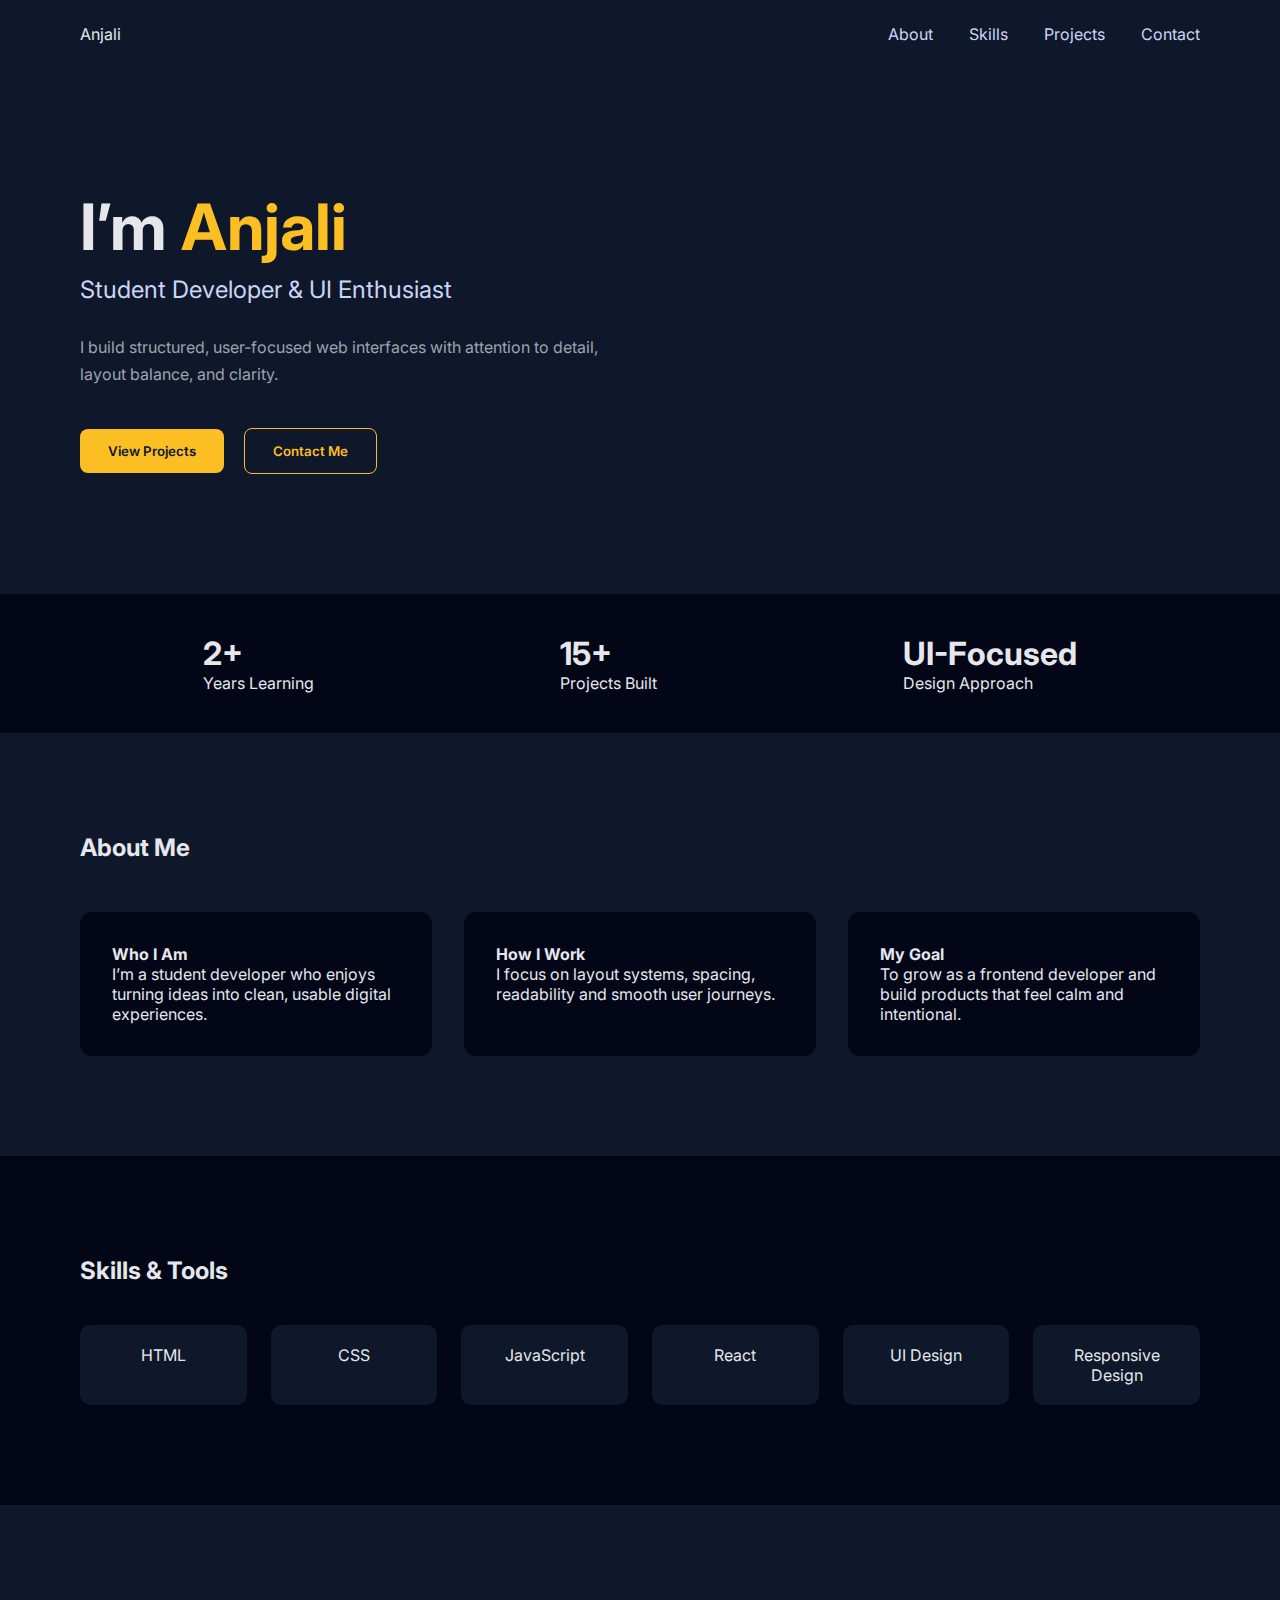
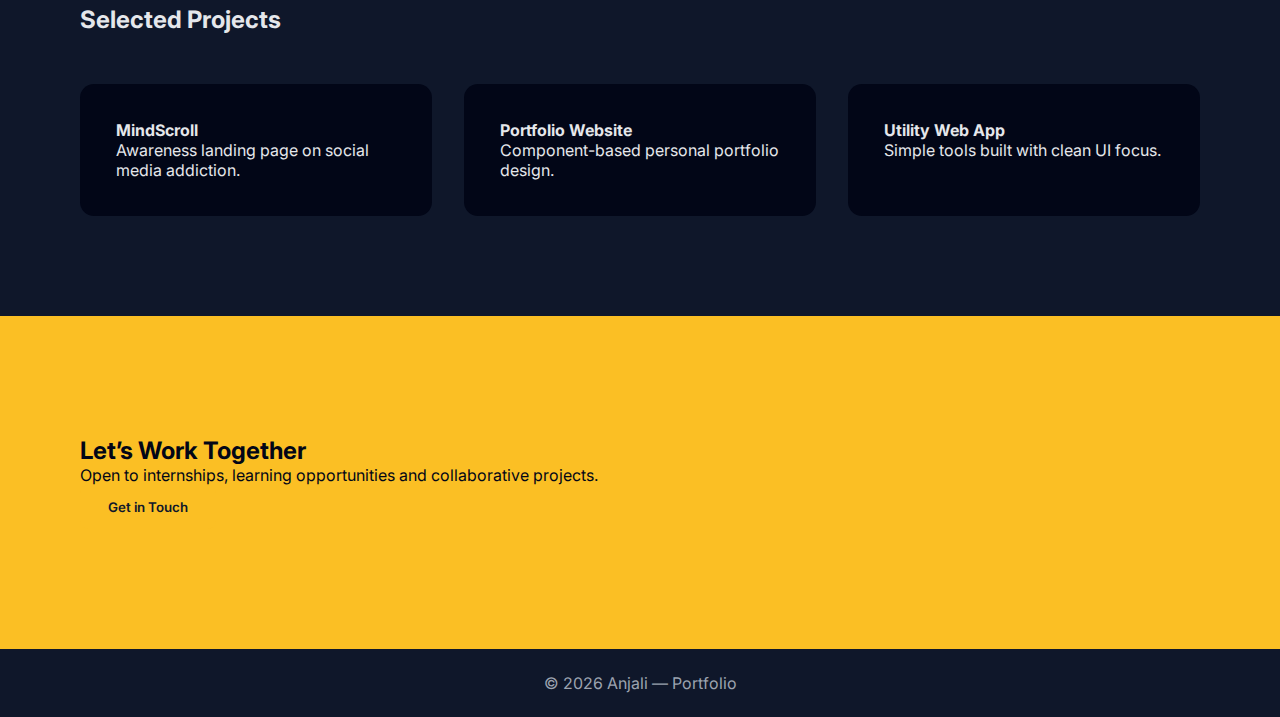
<file: OIBSIP_WebDevelopment_Task2_Portfolio/index.html>
<!DOCTYPE html>
<html lang="en">
<head>
  <meta charset="UTF-8" />
  <title>Anjali | Portfolio</title>
  <meta name="viewport" content="width=device-width, initial-scale=1.0">
  <link rel="stylesheet" href="style.css">
  <link href="https://fonts.googleapis.com/css2?family=Inter:wght@300;400;500;600;700&display=swap" rel="stylesheet">
</head>
<body>

<!-- NAV -->
<header class="nav">
  <div class="logo">Anjali</div>
  <nav>
    <a href="#about">About</a>
    <a href="#skills">Skills</a>
    <a href="#projects">Projects</a>
    <a href="#contact">Contact</a>
  </nav>
</header>

<!-- HERO -->
<section class="hero">
  <h1>I’m <span>Anjali</span></h1>
  <h2>Student Developer & UI Enthusiast</h2>
  <p>
    I build structured, user-focused web interfaces with attention to
    detail, layout balance, and clarity.
  </p>

  <div class="hero-actions">
    <button>View Projects</button>
    <button class="outline">Contact Me</button>
  </div>
</section>

<!-- INFO STRIP -->
<section class="info-strip">
  <div>
    <h3>2+</h3>
    <span>Years Learning</span>
  </div>
  <div>
    <h3>15+</h3>
    <span>Projects Built</span>
  </div>
  <div>
    <h3>UI-Focused</h3>
    <span>Design Approach</span>
  </div>
</section>

<!-- ABOUT COMPONENTS -->
<section class="about" id="about">
  <h2>About Me</h2>

  <div class="about-grid">
    <div class="about-card">
      <h4>Who I Am</h4>
      <p>
        I’m a student developer who enjoys turning ideas into
        clean, usable digital experiences.
      </p>
    </div>

    <div class="about-card">
      <h4>How I Work</h4>
      <p>
        I focus on layout systems, spacing, readability and
        smooth user journeys.
      </p>
    </div>

    <div class="about-card">
      <h4>My Goal</h4>
      <p>
        To grow as a frontend developer and build products
        that feel calm and intentional.
      </p>
    </div>
  </div>
</section>

<!-- SKILLS -->
<section class="skills" id="skills">
  <h2>Skills & Tools</h2>

  <div class="skills-grid">
    <div class="skill">HTML</div>
    <div class="skill">CSS</div>
    <div class="skill">JavaScript</div>
    <div class="skill">React</div>
    <div class="skill">UI Design</div>
    <div class="skill">Responsive Design</div>
  </div>
</section>

<!-- PROJECTS -->
<section class="projects" id="projects">
  <h2>Selected Projects</h2>

  <div class="project-grid">
    <div class="project-card">
      <h4>MindScroll</h4>
      <p>Awareness landing page on social media addiction.</p>
    </div>

    <div class="project-card">
      <h4>Portfolio Website</h4>
      <p>Component-based personal portfolio design.</p>
    </div>

    <div class="project-card">
      <h4>Utility Web App</h4>
      <p>Simple tools built with clean UI focus.</p>
    </div>
  </div>
</section>

<!-- CTA -->
<section class="cta" id="contact">
  <h2>Let’s Work Together</h2>
  <p>
    Open to internships, learning opportunities and
    collaborative projects.
  </p>
  <button>Get in Touch</button>
</section>

<footer>
  © 2026 Anjali — Portfolio
</footer>

</body>
</html>
</file>
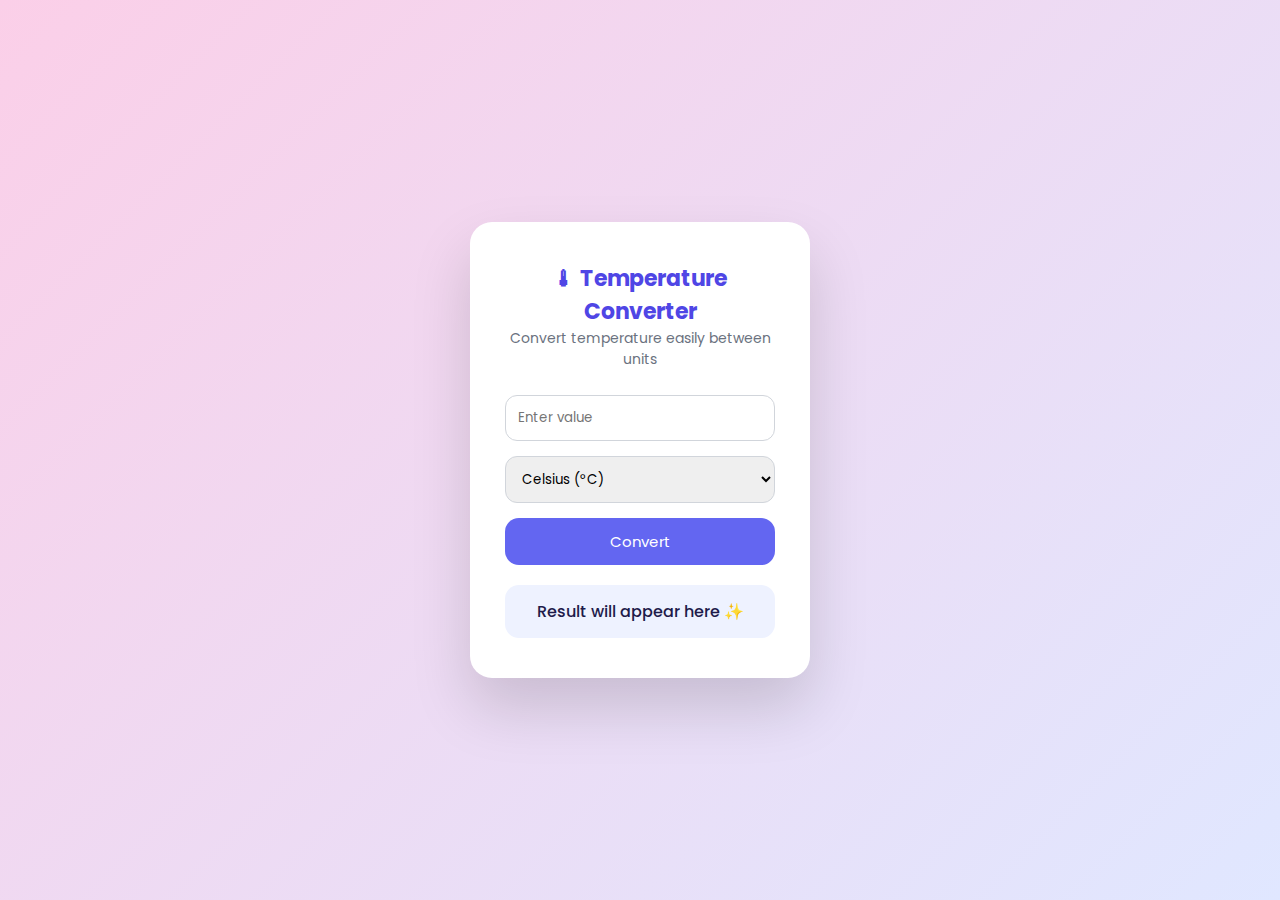
<file: OIBSIP_WebDevelopment_Task3_TemperatureConverter/index.html>
<!DOCTYPE html>
<html lang="en">
<head>
  <meta charset="UTF-8">
  <title>Temperature Converter</title>
  <meta name="viewport" content="width=device-width, initial-scale=1.0">
  <link rel="stylesheet" href="style.css">
  <link href="https://fonts.googleapis.com/css2?family=Poppins:wght@300;400;500;600&display=swap" rel="stylesheet">
</head>
<body>

<div class="container">
  <div class="card">
    <h1>🌡 Temperature Converter</h1>
    <p>Convert temperature easily between units</p>

    <input type="number" id="tempInput" placeholder="Enter value">

    <select id="unit">
      <option value="c">Celsius (°C)</option>
      <option value="f">Fahrenheit (°F)</option>
      <option value="k">Kelvin (K)</option>
    </select>

    <button onclick="convertTemp()">Convert</button>

    <div class="result" id="result">
      Result will appear here ✨
    </div>
  </div>
</div>

<script src="script.js"></script>
</body>
</html>
</file>
<file: OIBSIP_WebDevelopment_Task2_Portfolio/style.css>
html {
  scroll-behavior: smooth;
}

* {
  transition: all 0.35s ease;
}

* {
  margin: 0;
  padding: 0;
  box-sizing: border-box;
  font-family: 'Inter', sans-serif;
}

body {
  background: #0f172a;
  color: #e5e7eb;
}

/* NAV */
.nav {
  display: flex;
  justify-content: space-between;
  padding: 24px 80px;
}

nav a {
  margin-left: 32px;
  text-decoration: none;
  color: #cbd5f5;
}

/* HERO */
.hero {
  animation: heroFade 1.2s ease forwards;
}

@keyframes heroFade {
  from {
    opacity: 0;
    transform: translateY(40px);
  }
  to {
    opacity: 1;
    transform: translateY(0);
  }
}

.hero {
  padding: 120px 80px;
  max-width: 900px;
}

.hero h1 {
  font-size: 64px;
}

.hero span {
  color: #fbbf24;
}

.hero h2 {
  margin-top: 10px;
  font-weight: 400;
  color: #cbd5f5;
}

.hero p {
  margin-top: 30px;
  max-width: 520px;
  line-height: 1.7;
  color: #9ca3af;
}

.hero-actions {
  margin-top: 40px;
}

button {
  padding: 14px 28px;
  border: none;
  border-radius: 8px;
  margin-right: 16px;
  background: #fbbf24;
  color: #0f172a;
  font-weight: 600;
  cursor: pointer;
}
button:hover {
  transform: translateY(-3px);
  box-shadow: 0 12px 25px rgba(0,0,0,0.25);
}

button.outline:hover {
  background: #fbbf24;
  color: #020617;
}

button.outline {
  background: transparent;
  color: #fbbf24;
  border: 1px solid #fbbf24;
}

/* INFO STRIP */
.info-strip {
  display: flex;
  justify-content: space-around;
  padding: 40px 80px;
  background: #020617;
}

.info-strip h3 {
  font-size: 32px;
}
.info-strip div:hover {
  transform: translateY(-6px);
}

/* ABOUT */
.about {
  padding: 100px 80px;
}

.about-grid {
  display: grid;
  grid-template-columns: repeat(3, 1fr);
  gap: 32px;
  margin-top: 50px;
}

.about-card {
  background: #020617;
  padding: 32px;
  border-radius: 12px;
}
.about-card:hover {
  transform: translateY(-10px);
  box-shadow: 0 20px 40px rgba(0,0,0,0.35);
}

/* SKILLS */
.skills {
  padding: 100px 80px;
  background: #020617;
}
.skill:hover {
  transform: scale(1.06);
  background: #1e293b;
}

.skills-grid {
  display: grid;
  grid-template-columns: repeat(auto-fit, minmax(160px, 1fr));
  gap: 24px;
  margin-top: 40px;
}

.skill {
  padding: 20px;
  background: #0f172a;
  text-align: center;
  border-radius: 10px;
}

/* PROJECTS */
.projects {
  padding: 100px 80px;
}

.project-grid {
  display: grid;
  grid-template-columns: repeat(3, 1fr);
  gap: 32px;
  margin-top: 50px;
}

.project-card {
  background: #020617;
  padding: 36px;
  border-radius: 14px;
}
.project-card:hover {
  transform: translateY(-12px) scale(1.03);
  box-shadow: 0 25px 50px rgba(0,0,0,0.4);
}

/* CTA */
.cta {
  padding: 120px 80px;
  background: #fbbf24;
  color: #020617;
}
.cta button:hover {
  transform: scale(1.08);
}

footer {
  text-align: center;
  padding: 24px;
  color: #9ca3af;
}
</file>
<file: OIBSIP_WebDevelopment_Task3_TemperatureConverter/style.css>
* {
  margin: 0;
  padding: 0;
  box-sizing: border-box;
  font-family: 'Poppins', sans-serif;
}

body {
  min-height: 100vh;
  background: linear-gradient(135deg, #fbcfe8, #e0e7ff);
  display: flex;
  justify-content: center;
  align-items: center;
}

.container {
  animation: fadeIn 1s ease;
}

.card {
  background: #ffffff;
  padding: 40px 35px;
  width: 340px;
  border-radius: 22px;
  text-align: center;
  box-shadow: 0 30px 60px rgba(0,0,0,0.15);
}

.card h1 {
  font-size: 22px;
  color: #4f46e5;
}

.card p {
  font-size: 14px;
  color: #6b7280;
  margin-bottom: 25px;
}

input, select {
  width: 100%;
  padding: 12px;
  margin-bottom: 15px;
  border-radius: 12px;
  border: 1px solid #d1d5db;
  outline: none;
}

input:focus, select:focus {
  border-color: #6366f1;
}

button {
  width: 100%;
  padding: 12px;
  background: #6366f1;
  color: white;
  border: none;
  border-radius: 14px;
  font-size: 15px;
  cursor: pointer;
  transition: transform 0.3s, box-shadow 0.3s;
}

button:hover {
  transform: translateY(-3px);
  box-shadow: 0 12px 30px rgba(99,102,241,0.4);
}

.result {
  margin-top: 20px;
  padding: 14px;
  background: #eef2ff;
  border-radius: 14px;
  font-weight: 500;
  color: #1e1b4b;
}

@keyframes fadeIn {
  from {
    opacity: 0;
    transform: translateY(30px);
  }
  to {
    opacity: 1;
    transform: translateY(0);
  }
}
</file>
